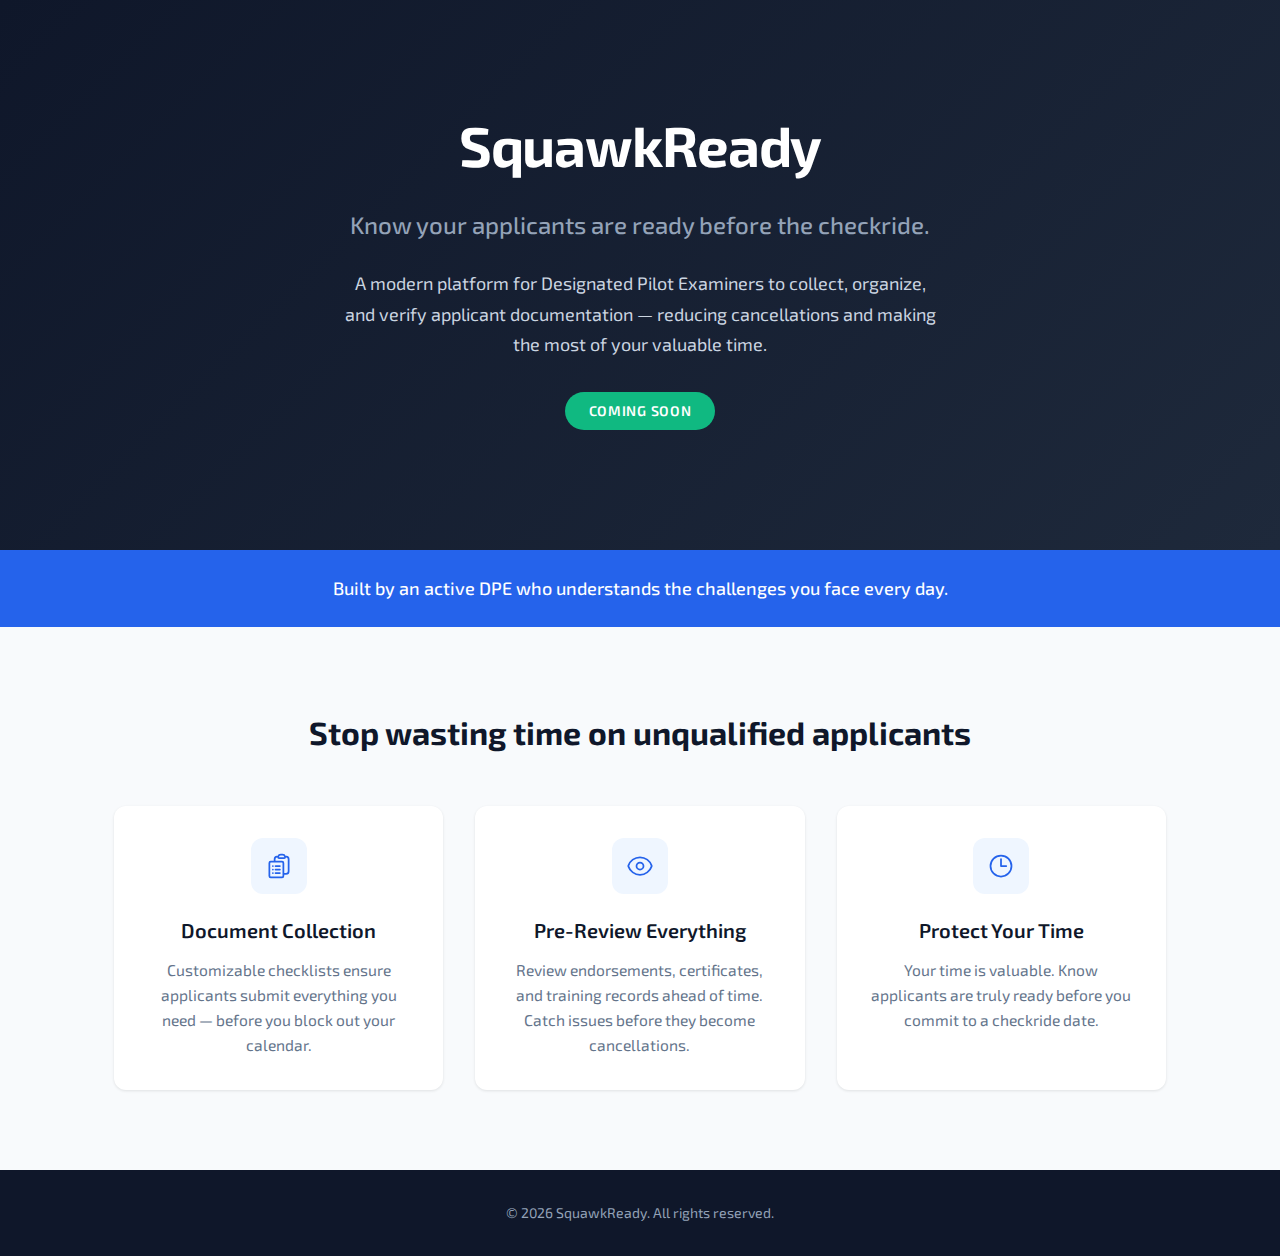
<file: index.html>
<!DOCTYPE html>
<html lang="en">
<head>
  <meta charset="UTF-8">
  <meta name="viewport" content="width=device-width, initial-scale=1.0">
  <title>SquawkReady - Streamlined Checkride Scheduling for DPEs</title>
  <meta name="description" content="SquawkReady helps Designated Pilot Examiners manage checkride requests, scheduling, and applicant document review with ease.">
  <link rel="preconnect" href="https://fonts.googleapis.com">
  <link rel="preconnect" href="https://fonts.gstatic.com" crossorigin>
  <link href="https://fonts.googleapis.com/css2?family=Exo+2:wght@400;500;600;700&display=swap" rel="stylesheet">
  <link rel="stylesheet" href="styles.css">
</head>
<body>
  <!-- Hero Section -->
  <section class="hero">
    <div class="container">
      <h1 class="logo">SquawkReady</h1>
      <p class="tagline">Know your applicants are ready before the checkride.</p>
      <p class="subtitle">A modern platform for Designated Pilot Examiners to collect, organize, and verify applicant documentation — reducing cancellations and making the most of your valuable time.</p>
      <div class="badge">Coming Soon</div>
    </div>
  </section>

  <!-- Built By Section -->
  <section class="built-by">
    <div class="container">
      <p>Built by an active DPE who understands the challenges you face every day.</p>
    </div>
  </section>

  <!-- Features Section -->
  <section class="features">
    <div class="container">
      <h2>Stop wasting time on unqualified applicants</h2>
      <div class="feature-grid">
        <div class="feature">
          <div class="feature-icon">
            <svg xmlns="http://www.w3.org/2000/svg" fill="none" viewBox="0 0 24 24" stroke-width="1.5" stroke="currentColor">
              <path stroke-linecap="round" stroke-linejoin="round" d="M9 12h3.75M9 15h3.75M9 18h3.75m3 .75H18a2.25 2.25 0 0 0 2.25-2.25V6.108c0-1.135-.845-2.098-1.976-2.192a48.424 48.424 0 0 0-1.123-.08m-5.801 0c-.065.21-.1.433-.1.664 0 .414.336.75.75.75h4.5a.75.75 0 0 0 .75-.75 2.25 2.25 0 0 0-.1-.664m-5.8 0A2.251 2.251 0 0 1 13.5 2.25H15c1.012 0 1.867.668 2.15 1.586m-5.8 0c-.376.023-.75.05-1.124.08C9.095 4.01 8.25 4.973 8.25 6.108V8.25m0 0H4.875c-.621 0-1.125.504-1.125 1.125v11.25c0 .621.504 1.125 1.125 1.125h9.75c.621 0 1.125-.504 1.125-1.125V9.375c0-.621-.504-1.125-1.125-1.125H8.25ZM6.75 12h.008v.008H6.75V12Zm0 3h.008v.008H6.75V15Zm0 3h.008v.008H6.75V18Z" />
            </svg>
          </div>
          <h3>Document Collection</h3>
          <p>Customizable checklists ensure applicants submit everything you need — before you block out your calendar.</p>
        </div>
        <div class="feature">
          <div class="feature-icon">
            <svg xmlns="http://www.w3.org/2000/svg" fill="none" viewBox="0 0 24 24" stroke-width="1.5" stroke="currentColor">
              <path stroke-linecap="round" stroke-linejoin="round" d="M2.036 12.322a1.012 1.012 0 0 1 0-.639C3.423 7.51 7.36 4.5 12 4.5c4.638 0 8.573 3.007 9.963 7.178.07.207.07.431 0 .639C20.577 16.49 16.64 19.5 12 19.5c-4.638 0-8.573-3.007-9.963-7.178Z" />
              <path stroke-linecap="round" stroke-linejoin="round" d="M15 12a3 3 0 1 1-6 0 3 3 0 0 1 6 0Z" />
            </svg>
          </div>
          <h3>Pre-Review Everything</h3>
          <p>Review endorsements, certificates, and training records ahead of time. Catch issues before they become cancellations.</p>
        </div>
        <div class="feature">
          <div class="feature-icon">
            <svg xmlns="http://www.w3.org/2000/svg" fill="none" viewBox="0 0 24 24" stroke-width="1.5" stroke="currentColor">
              <path stroke-linecap="round" stroke-linejoin="round" d="M12 6v6h4.5m4.5 0a9 9 0 1 1-18 0 9 9 0 0 1 18 0Z" />
            </svg>
          </div>
          <h3>Protect Your Time</h3>
          <p>Your time is valuable. Know applicants are truly ready before you commit to a checkride date.</p>
        </div>
      </div>
    </div>
  </section>

  <!-- Signup Section (hidden until Mailchimp is ready)
  <section class="signup">
    <div class="container">
      <h2>Be the first to know</h2>
      <p>Sign up to get notified when SquawkReady launches and receive early access.</p>

      <div class="signup-form">
        [Mailchimp embed code goes here]
      </div>
    </div>
  </section>
  -->

  <!-- Footer -->
  <footer class="footer">
    <div class="container">
      <p>&copy; 2026 SquawkReady. All rights reserved.</p>
    </div>
  </footer>
</body>
</html>
</file>
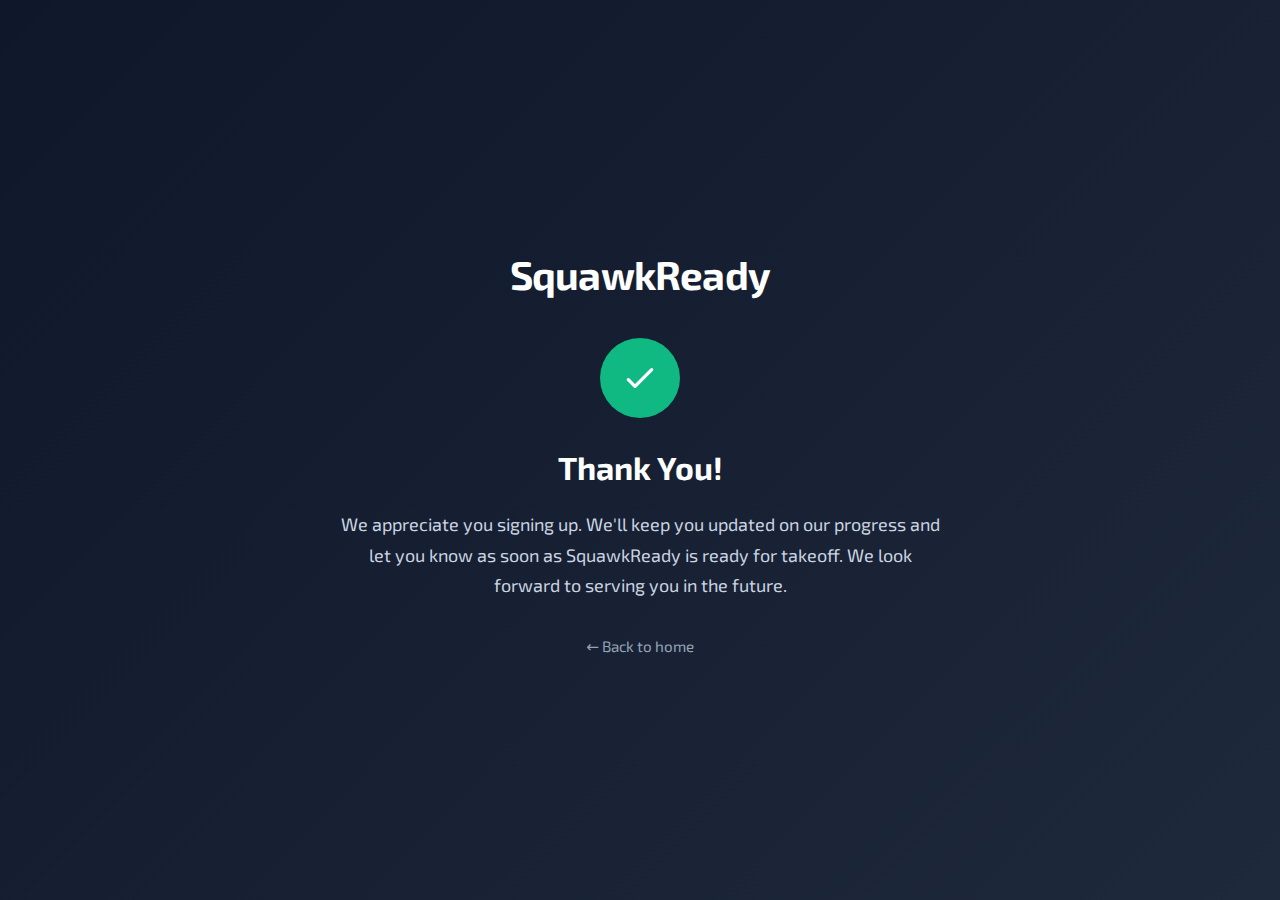
<file: thank-you.html>
<!DOCTYPE html>
<html lang="en">
<head>
  <meta charset="UTF-8">
  <meta name="viewport" content="width=device-width, initial-scale=1.0">
  <title>Thank You - SquawkReady</title>
  <meta name="description" content="Thank you for signing up for SquawkReady updates.">
  <link rel="preconnect" href="https://fonts.googleapis.com">
  <link rel="preconnect" href="https://fonts.gstatic.com" crossorigin>
  <link href="https://fonts.googleapis.com/css2?family=Exo+2:wght@400;500;600;700&display=swap" rel="stylesheet">
  <link rel="stylesheet" href="styles.css">
  <style>
    .thank-you {
      min-height: 100vh;
      display: flex;
      align-items: center;
      justify-content: center;
      background: linear-gradient(135deg, var(--color-secondary) 0%, #1e293b 100%);
      color: white;
      text-align: center;
      padding: 24px;
    }
    .thank-you-content {
      max-width: 600px;
    }
    .thank-you .logo {
      font-size: 2.5rem;
      margin-bottom: 32px;
    }
    .thank-you-icon {
      width: 80px;
      height: 80px;
      background: var(--color-accent);
      border-radius: 50%;
      display: flex;
      align-items: center;
      justify-content: center;
      margin: 0 auto 24px;
    }
    .thank-you-icon svg {
      width: 40px;
      height: 40px;
      color: white;
    }
    .thank-you h1 {
      font-size: 2rem;
      font-weight: 700;
      margin-bottom: 16px;
    }
    .thank-you p {
      font-size: 1.125rem;
      color: #cbd5e1;
      line-height: 1.7;
      margin-bottom: 32px;
    }
    .back-link {
      display: inline-block;
      color: #94a3b8;
      text-decoration: none;
      font-size: 0.95rem;
      transition: color 0.2s;
    }
    .back-link:hover {
      color: white;
    }
  </style>
</head>
<body>
  <section class="thank-you">
    <div class="thank-you-content">
      <h2 class="logo">SquawkReady</h2>
      <div class="thank-you-icon">
        <svg xmlns="http://www.w3.org/2000/svg" fill="none" viewBox="0 0 24 24" stroke-width="2" stroke="currentColor">
          <path stroke-linecap="round" stroke-linejoin="round" d="M5 13l4 4L19 7" />
        </svg>
      </div>
      <h1>Thank You!</h1>
      <p>We appreciate you signing up. We'll keep you updated on our progress and let you know as soon as SquawkReady is ready for takeoff. We look forward to serving you in the future.</p>
      <a href="/" class="back-link">&larr; Back to home</a>
    </div>
  </section>
</body>
</html>
</file>
<file: styles.css>
/* Reset and base styles */
*, *::before, *::after {
  box-sizing: border-box;
  margin: 0;
  padding: 0;
}

:root {
  --color-primary: #2563eb;
  --color-primary-dark: #1d4ed8;
  --color-secondary: #0f172a;
  --color-text: #334155;
  --color-text-light: #64748b;
  --color-background: #ffffff;
  --color-background-alt: #f8fafc;
  --color-accent: #10b981;
  --font-family: 'Exo 2', system-ui, -apple-system, sans-serif;
}

html {
  scroll-behavior: smooth;
}

body {
  font-family: var(--font-family);
  color: var(--color-text);
  line-height: 1.6;
  background-color: var(--color-background);
}

.container {
  max-width: 1100px;
  margin: 0 auto;
  padding: 0 24px;
}

/* Hero Section */
.hero {
  background: linear-gradient(135deg, var(--color-secondary) 0%, #1e293b 100%);
  color: white;
  padding: 100px 24px 120px;
  text-align: center;
}

.logo {
  font-size: 3.5rem;
  font-weight: 700;
  letter-spacing: -0.02em;
  margin-bottom: 16px;
}

.tagline {
  font-size: 1.5rem;
  font-weight: 500;
  color: #94a3b8;
  margin-bottom: 24px;
}

.subtitle {
  font-size: 1.125rem;
  color: #cbd5e1;
  max-width: 600px;
  margin: 0 auto 32px;
  line-height: 1.7;
}

.badge {
  display: inline-block;
  background: var(--color-accent);
  color: white;
  padding: 8px 24px;
  border-radius: 50px;
  font-weight: 600;
  font-size: 0.875rem;
  text-transform: uppercase;
  letter-spacing: 0.05em;
}

/* Built By Section */
.built-by {
  background: var(--color-primary);
  color: white;
  padding: 24px;
  text-align: center;
}

.built-by p {
  font-size: 1.125rem;
  font-weight: 500;
  margin: 0;
}

/* Features Section */
.features {
  padding: 80px 24px;
  background: var(--color-background-alt);
}

.features h2 {
  text-align: center;
  font-size: 2rem;
  font-weight: 700;
  color: var(--color-secondary);
  margin-bottom: 48px;
}

.feature-grid {
  display: grid;
  grid-template-columns: repeat(auto-fit, minmax(280px, 1fr));
  gap: 32px;
}

.feature {
  background: white;
  padding: 32px;
  border-radius: 12px;
  box-shadow: 0 1px 3px rgba(0, 0, 0, 0.1);
  text-align: center;
}

.feature-icon {
  width: 56px;
  height: 56px;
  background: #eff6ff;
  border-radius: 12px;
  display: flex;
  align-items: center;
  justify-content: center;
  margin: 0 auto 20px;
}

.feature-icon svg {
  width: 28px;
  height: 28px;
  color: var(--color-primary);
}

.feature h3 {
  font-size: 1.25rem;
  font-weight: 600;
  color: var(--color-secondary);
  margin-bottom: 12px;
}

.feature p {
  color: var(--color-text-light);
  font-size: 0.975rem;
}

/* Signup Section */
.signup {
  padding: 80px 24px;
  text-align: center;
  background: white;
}

.signup h2 {
  font-size: 2rem;
  font-weight: 700;
  color: var(--color-secondary);
  margin-bottom: 16px;
}

.signup > .container > p {
  color: var(--color-text-light);
  font-size: 1.125rem;
  margin-bottom: 32px;
}

.signup-form {
  max-width: 500px;
  margin: 0 auto;
}

.form-placeholder {
  background: var(--color-background-alt);
  border: 2px dashed #e2e8f0;
  border-radius: 8px;
  padding: 40px;
  color: var(--color-text-light);
  font-style: italic;
}

/* Footer */
.footer {
  background: var(--color-secondary);
  color: #94a3b8;
  padding: 32px 24px;
  text-align: center;
  font-size: 0.875rem;
}

/* Responsive adjustments */
@media (max-width: 768px) {
  .hero {
    padding: 60px 24px 80px;
  }

  .logo {
    font-size: 2.5rem;
  }

  .tagline {
    font-size: 1.25rem;
  }

  .subtitle {
    font-size: 1rem;
  }

  .features h2,
  .signup h2 {
    font-size: 1.5rem;
  }

  .features,
  .signup {
    padding: 60px 24px;
  }
}
</file>
